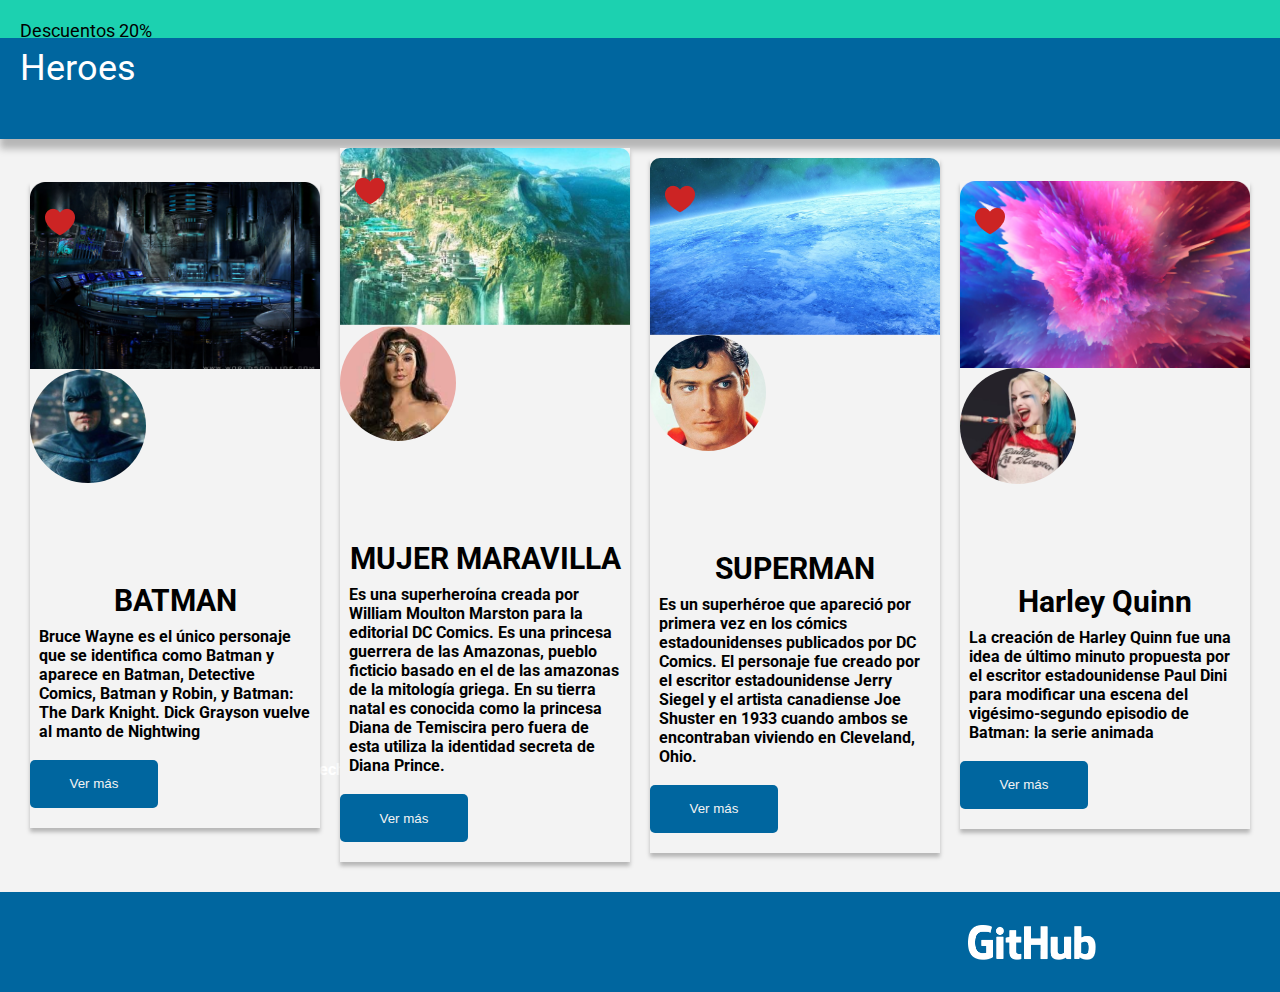
<file: index.html>
<!DOCTYPE html>
<html lang="en">
<head>
    <meta charset="UTF-8">
    <meta http-equiv="X-UA-Compatible" content="IE=edge">
    <meta name="viewport" content="width=device-width, initial-scale=1.0">
    <link href="css/style.css" rel="stylesheet">
    <link rel="stylesheet" href="https://pro.fontawesome.com/releases/v5.10.0/css/all.css" integrity="sha384-AYmEC3Yw5cVb3ZcuHtOA93w35dYTsvhLPVnYs9eStHfGJvOvKxVfELGroGkvsg+p" crossorigin="anonymous"/>
    <link rel="preconnect" href="https://fonts.googleapis.com">
    <link rel="preconnect" href="https://fonts.gstatic.com" crossorigin>
    <link href="https://fonts.googleapis.com/css2?family=Roboto:wght@100&display=swap" rel="stylesheet">
    <title>Heroes</title>
</head>
<body>
    <header>
        <div id="Descuentos">
        <span>Descuentos 20%</span>
        </div>
        <div id="titulo">
        <h1>Heroes</h1>
        </div>
    </header>
    <br>
    <br>
    <br>
    <section>
        <article class="card">
            <img class="i" src="img/corazón.png">
            <img class="fondocard"src="img/batman1.png"></a>
            <img class="image" src="img/batman2.png"></a>
            <h2>
                BATMAN
            </h2>
            <p>
                Bruce Wayne es el único personaje que se identifica como Batman y aparece en Batman,
                Detective Comics, Batman y Robin, y Batman: The Dark Knight.
                Dick Grayson vuelve al manto de Nightwing
            </p>
            <button>
                Ver más
            </button>
        </article>
        <article class="card">
            <img class="i" src="img/corazón.png">
            <img class="fondocard" src="img/mujemaravilla.png" alt="Paisaje verde">
            <img class="image" src="img/iconmujermaravilla.png" alt="Foto mujer maravilla">
            <h2>MUJER MARAVILLA</h2>
            <p>
                Es una superheroína creada por William Moulton Marston 
                para la editorial DC Comics. Es una princesa guerrera 
                de las Amazonas, pueblo ficticio basado en el de las amazonas 
                de la mitología griega. En su tierra natal es conocida 
                como la princesa Diana de Temiscira pero fuera de esta utiliza 
                la identidad secreta de Diana Prince. 
            </p>
            <button>Ver más</button>
            </div>
        </article>
        <article class="card">
            <img class="i" src="img/corazón.png">
            <img class="fondocard" src="img/fondosuperman.png" alt="Universo">
            <img class="image" src="img/iconsuperman.png" alt="Foto de Superman">
            <h2>SUPERMAN</h2>
            <p>
                Es un superhéroe que apareció por primera vez en los cómics
                estadounidenses publicados por DC Comics. ​
                El personaje fue creado por el escritor estadounidense 
                Jerry Siegel y el artista canadiense Joe Shuster en 1933 
                cuando ambos se encontraban viviendo en Cleveland, Ohio.
            </p>
            <button>Ver más</button>
            </div>
        </article>
        <article class="card">
            <img class="i" src="img/corazón.png">
            <img class="fondocard"src="img/harleyquinn.png">
            <img class="image" src="img/harleyquinn2.png">
            <h2>
                Harley Quinn
            </h2>
            <P>
                La creación de Harley Quinn fue una idea de último minuto propuesta por el escritor estadounidense
                Paul Dini para modificar una escena del vigésimo-segundo episodio de Batman: la serie animada
            </P>
            <button>
                Ver más
            </button>
        </article>
        
    </section>
    <footer>
        <p>
            Todos los derechos reservados a FRONT END 1
        </p>
        <img src="img/Vector.png">
    </footer>
    
</body>

</html>
</file>
<file: css/style.css>
body{
    margin: 0%;
    padding: 0%;
    font-family: 'Roboto';
    background-color: #F3F3F3;
}
#Descuentos{
    background-color:rgba(28, 209, 176, 1);
    padding: 20px;
    font-size: 18px;
    margin-bottom: 0pt;

}
#titulo{
    background-color:rgba(0, 102, 159, 1);
    position: absolute;
    width: 1349px;
    height: 101px;
    left: 0px;
    top: 38px;
    font-size: 30px;
    font-style: normal;
    font-weight: normal;
    line-height: 20px;
    letter-spacing: 0em;
    box-shadow: 0px 10px 7px rgba(0, 0, 0, 0.25);

}
/***** Section *****/

section{
    display: flex;
    flex-direction: column;
    justify-content: space-between;
    align-items: center;
}

/***** articles *****/

.card{
    display: flex;
    flex-direction: column;
    background-color: #F3F3F3;
    margin: 10px;
    position:relative;
    width: 90%;
    border: top radius 5px;
    box-shadow: 0px 4px 4px rgba(0, 0, 0, 0.25);}
/***** SECTION *****/
h1{
    background-color: #00669F;
    color: white;
    font-size: 24px;
    font-weight: 400;
    margin: 0px;
    padding: 20px;
}
h2{
    font-size: 30px;
    font-weight: bold;
    line-height: 35px;
    letter-spacing: 0em;
    text-align: center;
    margin-top: 100px;
    margin-bottom: 0px;
}

.i{
    position: absolute;
    left: 5%;
    right: 0%;
    top: 4%;
    bottom: 4%;
    color:rgba(204, 36, 36, 1);}

p{
    font-family:'Roboto', sans-serif;
    font-size: 16px;
    font-weight: bold;
    line-height: 18,75px;
    letter-spacing: 0em;
    text-align: left;
    margin: 3%;
}

.fondocard{
    width: 100%;
    height: auto;
    border-top-left-radius: 10px;
    border-top-right-radius: 10px;}

.image{ position: relative;
    justify-content:center;
    border-radius: 50%;
    top: 10%;
    width: 40%;}

button{ background-color: #00669F;
    border-radius: 5px;
    border-style: none; 
    color: #F3F3F3;
    height: 48px;
    margin-bottom: 20px;
    text-align: center;
    width: 128px;
}
footer{
    align-items: center;
    background-color: #00669F;
    color: white;
    display: flex;
    flex-direction: column;
    font-size: 16px;
    font-weight: 400;
    height: 100px;
    justify-content: space-around;
    box-shadow: 0px 4px 4px rgba(0, 0, 0, 0.25);
}
.footerimage{
    width: 20%;
}
/********** MEDIA QUERIES **********/

@media (min-width: 640px){

    /********* Tablets *********/
    
    #descuentos{
        font-size: 24px;
    }
    
    h1{
        font-size: 36px;
    }
    
    section{
        display: flex;
        flex-direction: row;
        margin: 20px;
    }
    
    .characterpicture{
        border-radius: 50%;
        position: absolute;
        top: 20%;
        width: 40%;
    }
    
    p{
        margin-bottom: 30%;
    }
    
    button{
        position: absolute;
        bottom:0px;
    }
    footer{
        display: flex;
        flex-direction: row;
        justify-content: space-around;
        align-items: center;
        font-size: 24px;    
    }
    
    footer img{
        width: 10%;
    }
    }
    
    @media (min-width: 640px){
    /**** Desktop ****/
    }
</file>
